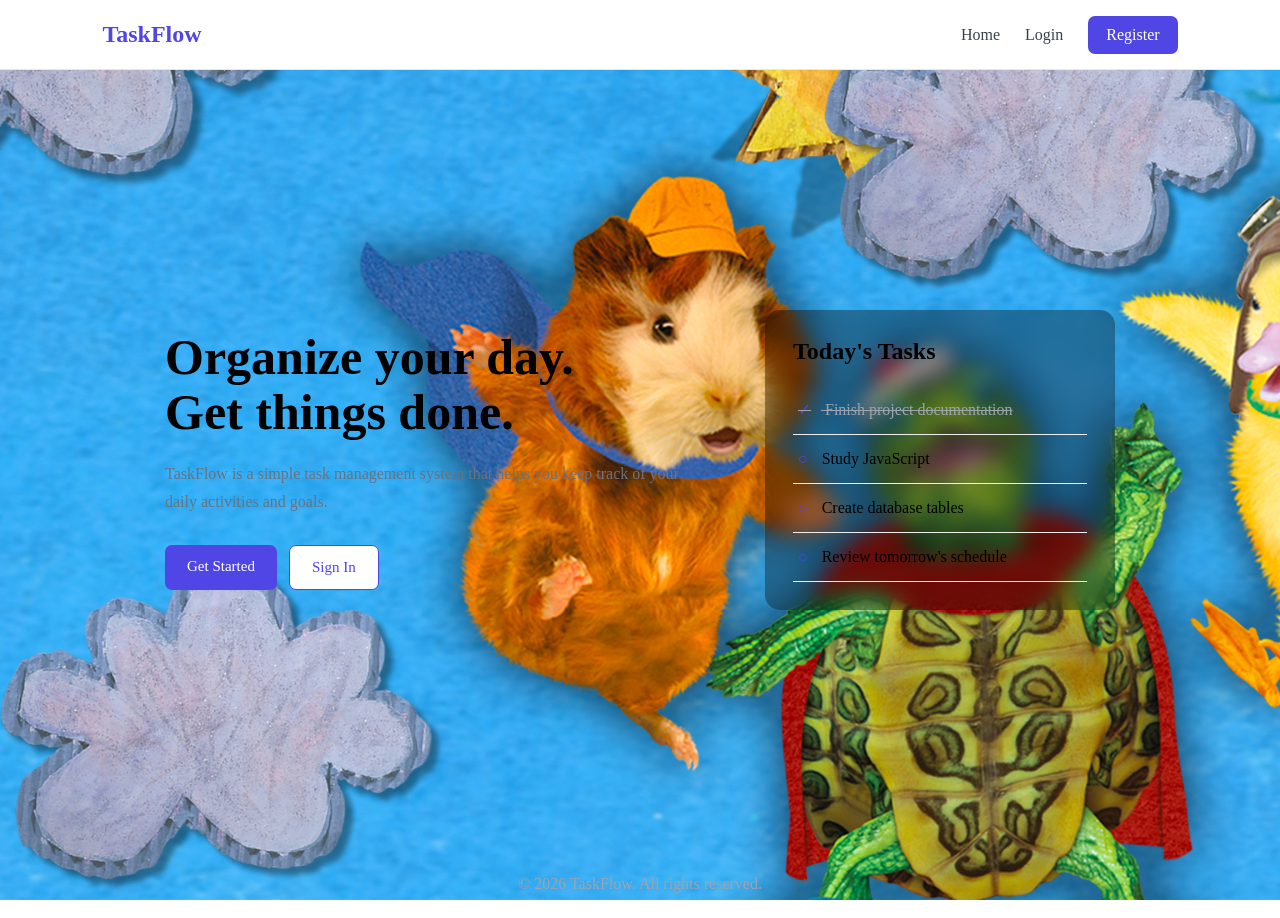
<file: frontend/index.html>
<!doctype html>
<html lang="en">
  <head>
    <meta charset="UTF-8" />
    <meta name="viewport" content="width=device-width, initial-scale=1.0" />
    <title>TaskFlow - Home</title>
    <link rel="stylesheet" href="style.css" />
  </head>
  <body>
    <nav>
      <div class="logo">TaskFlow</div>

      <div class="nav-links">
        <a href="index.html">Home</a>
        <a href="login.html">Login</a>
        <a href="register.html" class="btn">Register</a>
      </div>
    </nav>

    <main class="hero">
      <section>
        <h1>Organize your day.<br />Get things done.</h1>

        <p>
          TaskFlow is a simple task management system that helps you keep track
          of your daily activities and goals.
        </p>

        <div class="buttons">
          <a href="register.html" class="primary-btn">Get Started</a>
          <a href="login.html" class="secondary-btn">Sign In</a>
        </div>
      </section>

      <section class="task-card">
        <h2>Today's Tasks</h2>

        <div class="task completed">
          <span>✓</span>
          Finish project documentation
        </div>

        <div class="task">
          <span>○</span>
          Study JavaScript
        </div>

        <div class="task">
          <span>○</span>
          Create database tables
        </div>

        <div class="task">
          <span>○</span>
          Review tomorrow's schedule
        </div>
      </section>
    </main>

    <footer>
      <p>© 2026 TaskFlow. All rights reserved.</p>
    </footer>
  </body>
</html>
</file>
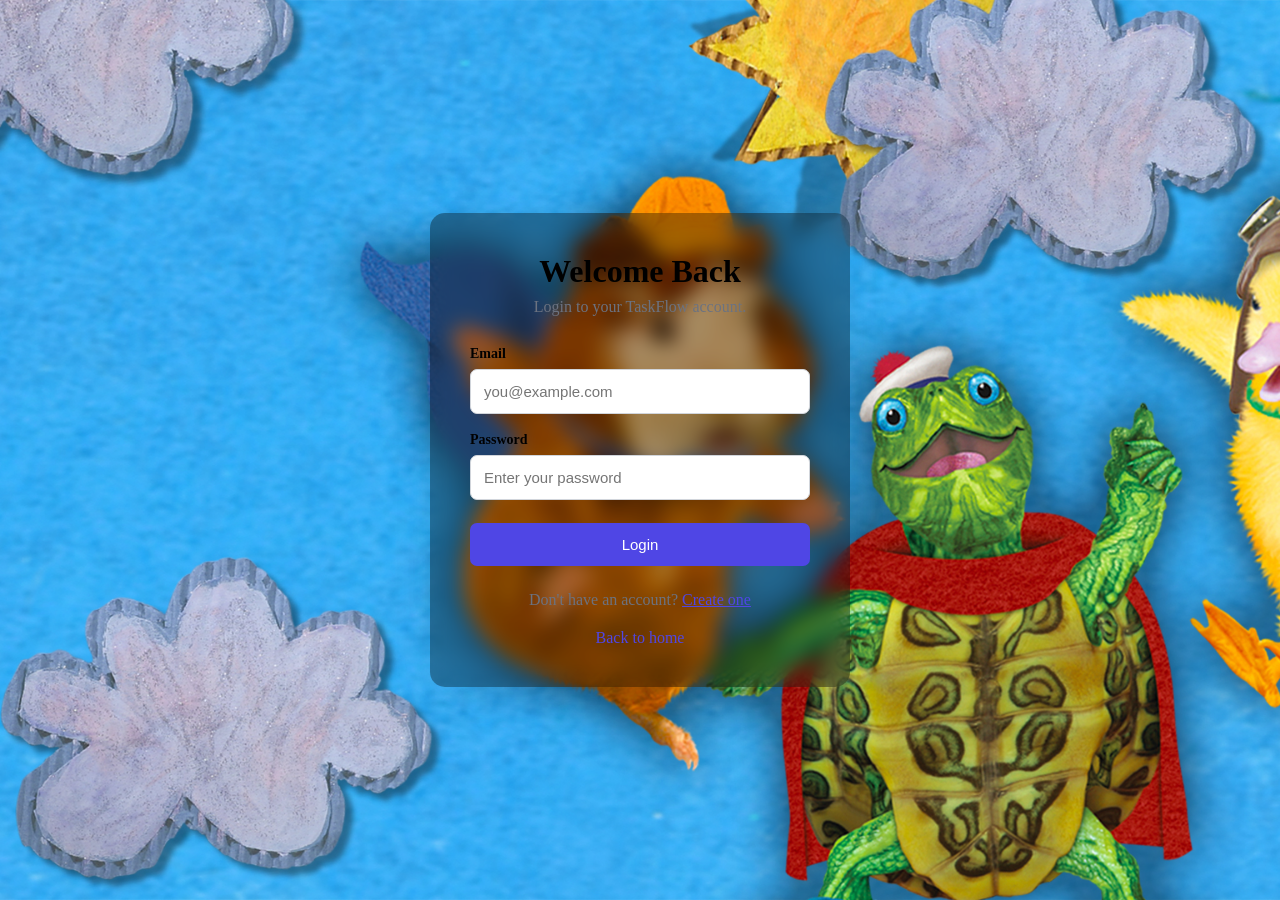
<file: frontend/dashboard.html>
<!doctype html>
<html lang="en">
  <head>
    <meta charset="UTF-8" />

    <meta name="viewport" content="width=device-width, initial-scale=1.0" />

    <title>TaskFlow - Dashboard</title>

    <link rel="stylesheet" href="style.css" />
  </head>

  <body class="dashboard-page">
    <!-- Dashboard Navigation -->

    <nav class="dashboard-nav">
      <div class="logo">TaskFlow</div>

      <div class="dashboard-user">
        <span id="userName"> User </span>

        <button id="logoutBtn" class="logout-btn">Logout</button>
      </div>
    </nav>

    <!-- Dashboard -->

    <main class="dashboard-container">
      <!-- Welcome -->

      <section class="welcome-section">
        <div>
          <p class="small-text">Dashboard</p>

          <h1>
            Welcome,
            <span id="welcomeName"> User </span>!
          </h1>

          <p>Here's what's happening with your tasks today.</p>
        </div>
      </section>

      <!-- Statistics -->

      <section class="stats-grid">
        <div class="stat-card">
          <div class="stat-icon purple">✓</div>

          <div>
            <p>Total Tasks</p>

            <h2 id="totalTasks">0</h2>
          </div>
        </div>

        <div class="stat-card">
          <div class="stat-icon green">✓</div>

          <div>
            <p>Completed</p>

            <h2 id="completedTasks">0</h2>
          </div>
        </div>

        <div class="stat-card">
          <div class="stat-icon orange">!</div>

          <div>
            <p>Pending</p>

            <h2 id="pendingTasks">0</h2>
          </div>
        </div>
      </section>

      <!-- Tasks -->

      <section class="dashboard-card">
        <div class="card-header">
          <div>
            <h2>My Tasks</h2>

            <p>Manage your daily activities.</p>
          </div>

          <button id="addTaskBtn" class="primary-btn">+ Add Task</button>
        </div>

        <div id="taskList" class="dashboard-task-list">
          <!-- Tasks generated by JavaScript -->
        </div>
      </section>
    </main>

    <!-- Add Task Modal -->

    <div id="taskModal" class="modal hidden">
      <div class="modal-box">
        <h2>Add New Task</h2>

        <form id="taskForm">
          <label for="taskTitle"> Task Title </label>

          <input
            type="text"
            id="taskTitle"
            placeholder="Example: Study JavaScript"
            required
          />

          <label for="taskDescription"> Description </label>

          <textarea
            id="taskDescription"
            placeholder="Task description..."
          ></textarea>

          <div class="modal-buttons">
            <button type="button" id="cancelTaskBtn" class="secondary-btn">
              Cancel
            </button>

            <button type="submit" class="primary-btn">Add Task</button>
          </div>
        </form>
      </div>
    </div>

    <script src="dashboard.js"></script>
  </body>
</html>
</file>
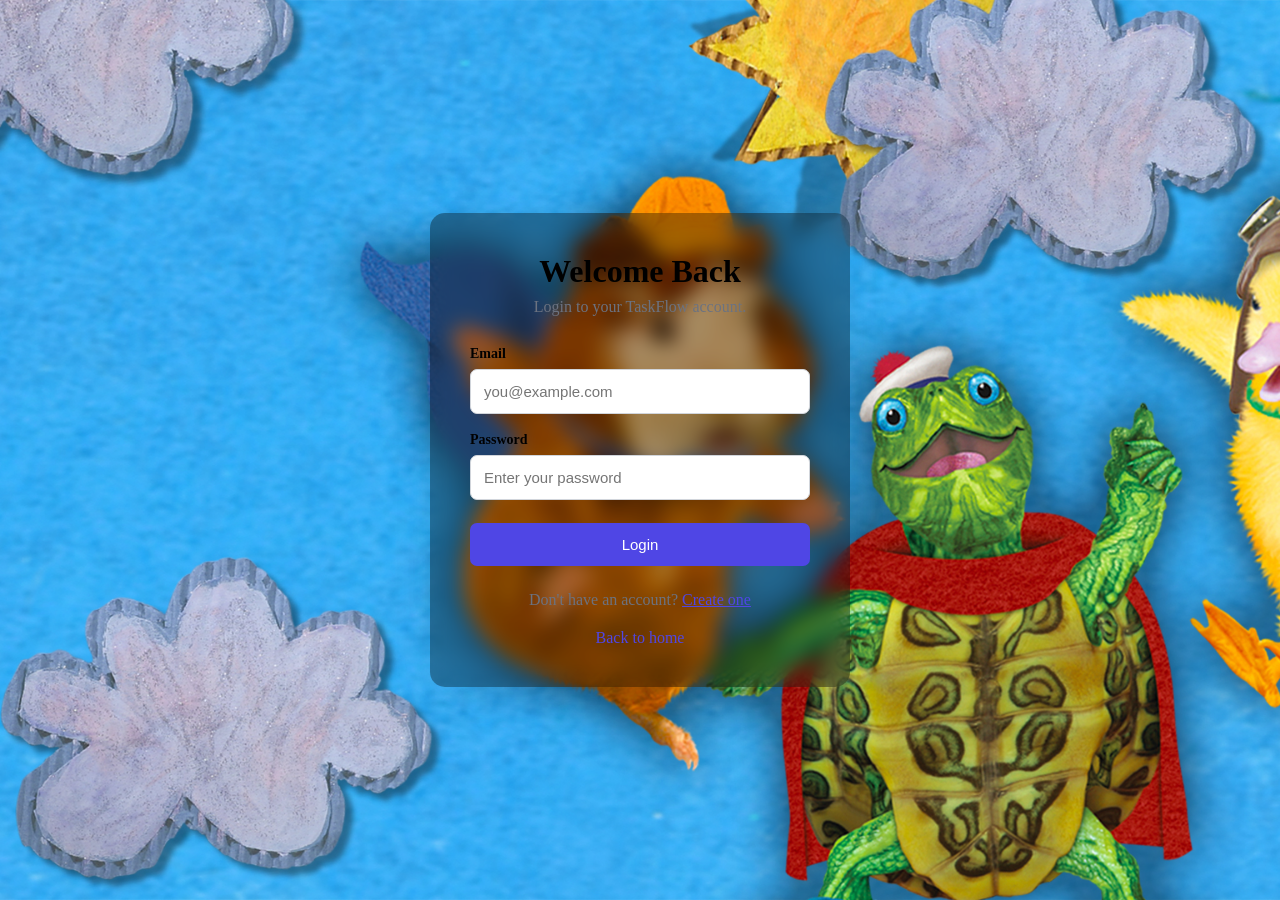
<file: frontend/login.html>
<!doctype html>
<html lang="en">
  <head>
    <meta charset="UTF-8" />
    <meta name="viewport" content="width=device-width, initial-scale=1.0" />
    <title>TaskFlow - Login</title>
    <link rel="stylesheet" href="style.css" />
  </head>
  <body>
    <div class="auth-container">
      <div class="auth-box">
        <h1>Welcome Back</h1>
        <p class="subtitle">Login to your TaskFlow account.</p>

        <form id="loginForm">
          <label for="email">Email</label>
          <input
            type="email"
            id="email"
            placeholder="you@example.com"
            required
          />

          <label for="password">Password</label>
          <input
            type="password"
            id="password"
            placeholder="Enter your password"
            required
          />

          <button type="submit" class="primary-btn">Login</button>
        </form>

        <p id="message"></p>

        <p class="switch">
          Don't have an account?
          <a href="register.html">Create one</a>
        </p>

        <a href="index.html" class="back"> Back to home</a>
      </div>
    </div>

    <script src="login.js"></script>
  </body>
</html>
</file>
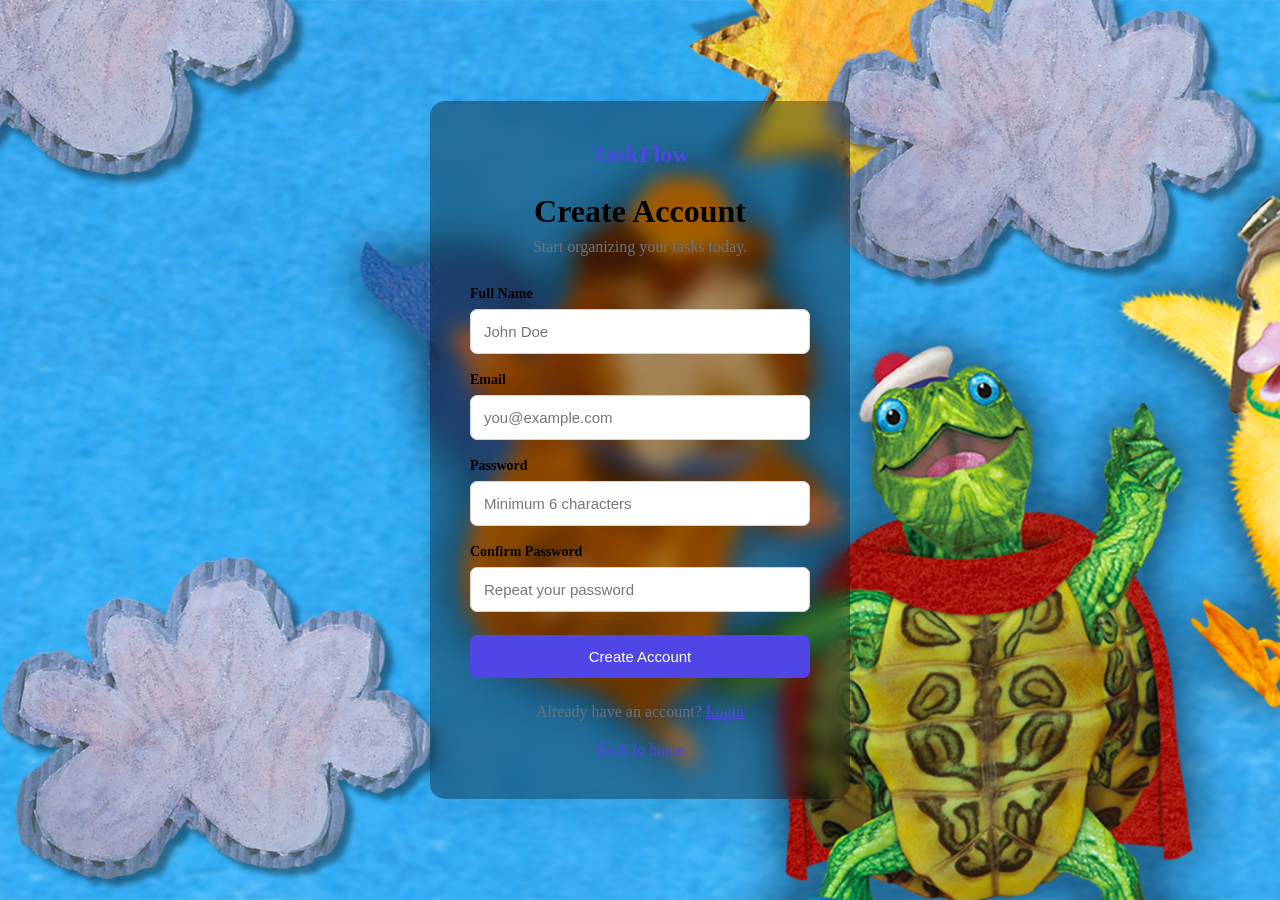
<file: frontend/register.html>
<!doctype html>
<html lang="en">
  <head>
    <meta charset="UTF-8" />
    <meta name="viewport" content="width=device-width, initial-scale=1.0" />

    <title>TaskFlow - Register</title>

    <link rel="stylesheet" href="style.css" />
  </head>

  <body>
    <div class="auth-container">
      <div class="auth-box">
        <div class="auth-logo">TaskFlow</div>

        <h1>Create Account</h1>

        <p class="subtitle">Start organizing your tasks today.</p>

        <form id="registerForm">
          <label for="name"> Full Name </label>

          <input type="text" id="name" placeholder="John Doe" required />

          <label for="email"> Email </label>

          <input
            type="email"
            id="email"
            placeholder="you@example.com"
            required
          />

          <label for="password"> Password </label>

          <input
            type="password"
            id="password"
            placeholder="Minimum 6 characters"
            minlength="6"
            required
          />

          <label for="confirmPassword"> Confirm Password </label>

          <input
            type="password"
            id="confirmPassword"
            placeholder="Repeat your password"
            required
          />

          <button type="submit" class="primary-btn">Create Account</button>
        </form>

        <p id="message"></p>

        <p class="switch">
          Already have an account?
          <a href="login.html">Login</a>
        </p>

        <a href="index.html" class="back">Back to home</a>
      </div>
    </div>

    <script src="register.js"></script>
  </body>
</html>
</file>
<file: frontend/style.css>
/* =====================================
   DASHBOARD
===================================== */

.dashboard-page {
  background: #f5f7fb;
}

/* Dashboard Navigation */

.dashboard-nav {
  height: 70px;
  background: white;

  display: flex;
  align-items: center;
  justify-content: space-between;

  padding: 0 7%;

  border-bottom: 1px solid #e5e7eb;
}

.dashboard-user {
  display: flex;
  align-items: center;
  gap: 18px;

  font-weight: bold;
}

.logout-btn {
  border: none;
  background: #fee2e2;
  color: #dc2626;

  padding: 9px 16px;

  border-radius: 7px;

  cursor: pointer;

  font-weight: bold;
}

.logout-btn:hover {
  background: #fecaca;
}

/* Dashboard Container */

.dashboard-container {
  max-width: 1200px;

  margin: auto;

  padding: 45px 25px;
}

/* Welcome */

.welcome-section {
  margin-bottom: 30px;
}

.small-text {
  color: #4f46e5 !important;

  font-size: 14px !important;

  font-weight: bold;

  margin-bottom: 5px !important;
}

.welcome-section h1 {
  font-size: 32px;

  margin-bottom: 8px;
}

.welcome-section h1 span {
  color: #4f46e5;
}

.welcome-section p {
  color: #6b7280;
}

/* Statistics */

.stats-grid {
  display: grid;

  grid-template-columns: repeat(3, 1fr);

  gap: 20px;

  margin-bottom: 30px;
}

.stat-card {
  background: white;

  padding: 25px;

  border-radius: 12px;

  display: flex;

  align-items: center;

  gap: 18px;

  box-shadow: 0 4px 15px rgba(0, 0, 0, 0.04);
}

.stat-card p {
  color: #6b7280;

  font-size: 14px;

  margin-bottom: 5px;
}

.stat-card h2 {
  font-size: 28px;
}

.stat-icon {
  width: 50px;

  height: 50px;

  border-radius: 10px;

  display: flex;

  align-items: center;

  justify-content: center;

  font-size: 22px;

  font-weight: bold;
}

.stat-icon.purple {
  background: #ede9fe;

  color: #7c3aed;
}

.stat-icon.green {
  background: #dcfce7;

  color: #16a34a;
}

.stat-icon.orange {
  background: #ffedd5;

  color: #ea580c;
}

/* Dashboard Card */

.dashboard-card {
  background: white;

  border-radius: 12px;

  padding: 30px;

  box-shadow: 0 4px 15px rgba(0, 0, 0, 0.04);
}

.card-header {
  display: flex;

  justify-content: space-between;

  align-items: center;

  margin-bottom: 25px;
}

.card-header h2 {
  margin-bottom: 5px;
}

.card-header p {
  color: #6b7280;

  font-size: 14px;
}

/* Dashboard Tasks */

.dashboard-task {
  display: flex;

  align-items: center;

  gap: 15px;

  padding: 18px 5px;

  border-bottom: 1px solid #eeeeee;
}

.dashboard-task:last-child {
  border-bottom: none;
}

.check-btn {
  width: 35px;

  height: 35px;

  border-radius: 50%;

  border: 2px solid #4f46e5;

  background: white;

  color: #4f46e5;

  cursor: pointer;

  font-size: 18px;
}

.task-info {
  flex: 1;
}

.task-info h3 {
  font-size: 16px;

  margin-bottom: 5px;
}

.task-info p {
  color: #6b7280;

  font-size: 14px;
}

.task-done .task-info h3 {
  color: #9ca3af;

  text-decoration: line-through;
}

.task-done .task-info p {
  color: #b0b5bd;
}

.delete-btn {
  border: none;

  background: #fee2e2;

  color: #dc2626;

  padding: 8px 12px;

  border-radius: 6px;

  cursor: pointer;
}

.delete-btn:hover {
  background: #fecaca;
}

/* Empty tasks */

.empty-tasks {
  text-align: center;

  padding: 40px;

  color: #6b7280;
}

/* Modal */

.modal {
  position: fixed;

  top: 0;
  left: 0;

  width: 100%;
  height: 100%;

  background: rgba(0, 0, 0, 0.5);

  display: flex;

  align-items: center;

  justify-content: center;

  padding: 20px;
}

.modal.hidden {
  display: none;
}

.modal-box {
  background: white;

  width: 450px;

  max-width: 100%;

  padding: 30px;

  border-radius: 12px;

  box-shadow: 0 20px 50px rgba(0, 0, 0, 0.2);
}

.modal-box h2 {
  margin-bottom: 25px;
}

.modal-box textarea {
  width: 100%;

  min-height: 100px;

  resize: vertical;

  padding: 12px;

  border: 1px solid #d1d5db;

  border-radius: 7px;

  font-family: Arial, sans-serif;

  margin-bottom: 18px;
}

.modal-box textarea:focus {
  outline: none;

  border-color: #4f46e5;
}

.modal-buttons {
  display: flex;

  justify-content: flex-end;

  gap: 10px;
}

/* Auth Logo */

.auth-logo {
  text-align: center;

  color: #4f46e5;

  font-size: 24px;

  font-weight: bold;

  margin-bottom: 25px;
}

/* Mobile Dashboard */

@media (max-width: 800px) {
  .stats-grid {
    grid-template-columns: 1fr;
  }

  .dashboard-container {
    padding: 30px 15px;
  }

  .dashboard-nav {
    padding: 0 20px;
  }

  .dashboard-task {
    align-items: flex-start;
  }

  .task-actions {
    margin-left: auto;
  }

  .card-header {
    flex-direction: column;

    align-items: flex-start;

    gap: 15px;
  }
}
* {
  box-sizing: border-box;
  margin: 0;
  padding: 0;
}

body {
  background-image: url("wonderpets.jpg");
  background-size: cover;
  background-position: center;
  background-repeat: no-repeat;
  background-attachment: fixed;
}

html,
body {
  width: 100%;
  min-height: 100%;
  margin: 0;
}

/* Navigation */

nav {
  height: 70px;
  background: white;
  display: flex;
  align-items: center;
  justify-content: space-between;
  padding: 0 8%;
  border-bottom: 1px solid #e5e7eb;
}

.logo {
  font-size: 24px;
  font-weight: bold;
  color: #4f46e5;
}

.nav-links {
  display: flex;
  align-items: center;
  gap: 25px;
}

.nav-links a {
  color: #374151;
  text-decoration: none;
}

.nav-links .btn {
  background: #4f46e5;
  color: white;
  padding: 10px 18px;
  border-radius: 7px;
}

/* Hero */

.hero {
  min-height: calc(100vh - 120px);
  display: flex;
  align-items: center;
  justify-content: center;
  gap: 80px;
  padding: 60px 8%;
}

.hero h1 {
  font-size: 50px;
  line-height: 1.1;
  margin-bottom: 20px;
}

.hero p {
  max-width: 520px;
  color: #6b7280;
  line-height: 1.7;
  margin-bottom: 30px;
}

.buttons {
  display: flex;
  gap: 12px;
}

.primary-btn,
.secondary-btn {
  display: inline-block;
  border: none;
  padding: 13px 22px;
  border-radius: 7px;
  font-size: 15px;
  text-decoration: none;
  cursor: pointer;
}

.primary-btn {
  background: #4f46e5;
  color: white;
}

.secondary-btn {
  background: white;
  color: #4f46e5;
  border: 1px solid #4f46e5;
}

/* Task card */

.task-card {
  background: white;
  width: 350px;
  padding: 28px;
  border-radius: 15px;
  background: rgba(0, 0, 0, 0.35);
  backdrop-filter: blur(10px);
  box-shadow: 0 15px 40px rgba(0, 0, 0, 0.08);
}

.task-card h2 {
  margin-bottom: 20px;
}

.task {
  padding: 15px 5px;
  border-bottom: 1px solid #eee;
}

.task span {
  color: #4f46e5;
  margin-right: 10px;
}

.completed {
  color: #9ca3af;
  text-decoration: line-through;
}

/* Authentication */

.auth-container {
  min-height: 100vh;
  display: flex;
  justify-content: center;
  align-items: center;
  padding: 20px;
}

.auth-box {
  width: 420px;
  background: white;
  padding: 40px;
  border-radius: 15px;
  background: rgba(0, 0, 0, 0.35);
  box-shadow: 0 15px 40px rgba(0, 0, 0, 0.08);
  backdrop-filter: blur(10px);
}

.auth-box h1 {
  text-align: center;
  margin-bottom: 8px;
}

.subtitle {
  text-align: center;
  color: #6b7280;
  margin-bottom: 30px;
}

form {
  display: flex;
  flex-direction: column;
}

label {
  margin-bottom: 7px;
  font-size: 14px;
  font-weight: bold;
}

input {
  padding: 13px;
  border: 1px solid #d1d5db;
  border-radius: 7px;
  margin-bottom: 18px;
  font-size: 15px;
}

input:focus {
  outline: none;
  border-color: #4f46e5;
}

form button {
  width: 100%;
  margin-top: 5px;
}

#message {
  text-align: center;
  margin-top: 15px;
}

.switch {
  text-align: center;
  margin-top: 25px;
  color: #6b7280;
}

.switch a {
  color: #4f46e5;
}

.back {
  display: block;
  text-align: center;
  margin-top: 20px;
  color: #4f46e5;
  text-decoration: none;
}

/* Footer */

footer {
  text-align: center;
  padding: 25px;
  color: #9ca3af;
}

/* Mobile */

@media (max-width: 800px) {
  .hero {
    flex-direction: column;
    text-align: center;
  }

  .hero h1 {
    font-size: 38px;
  }

  .buttons {
    justify-content: center;
  }

  .nav-links {
    gap: 10px;
  }
}
</file>
